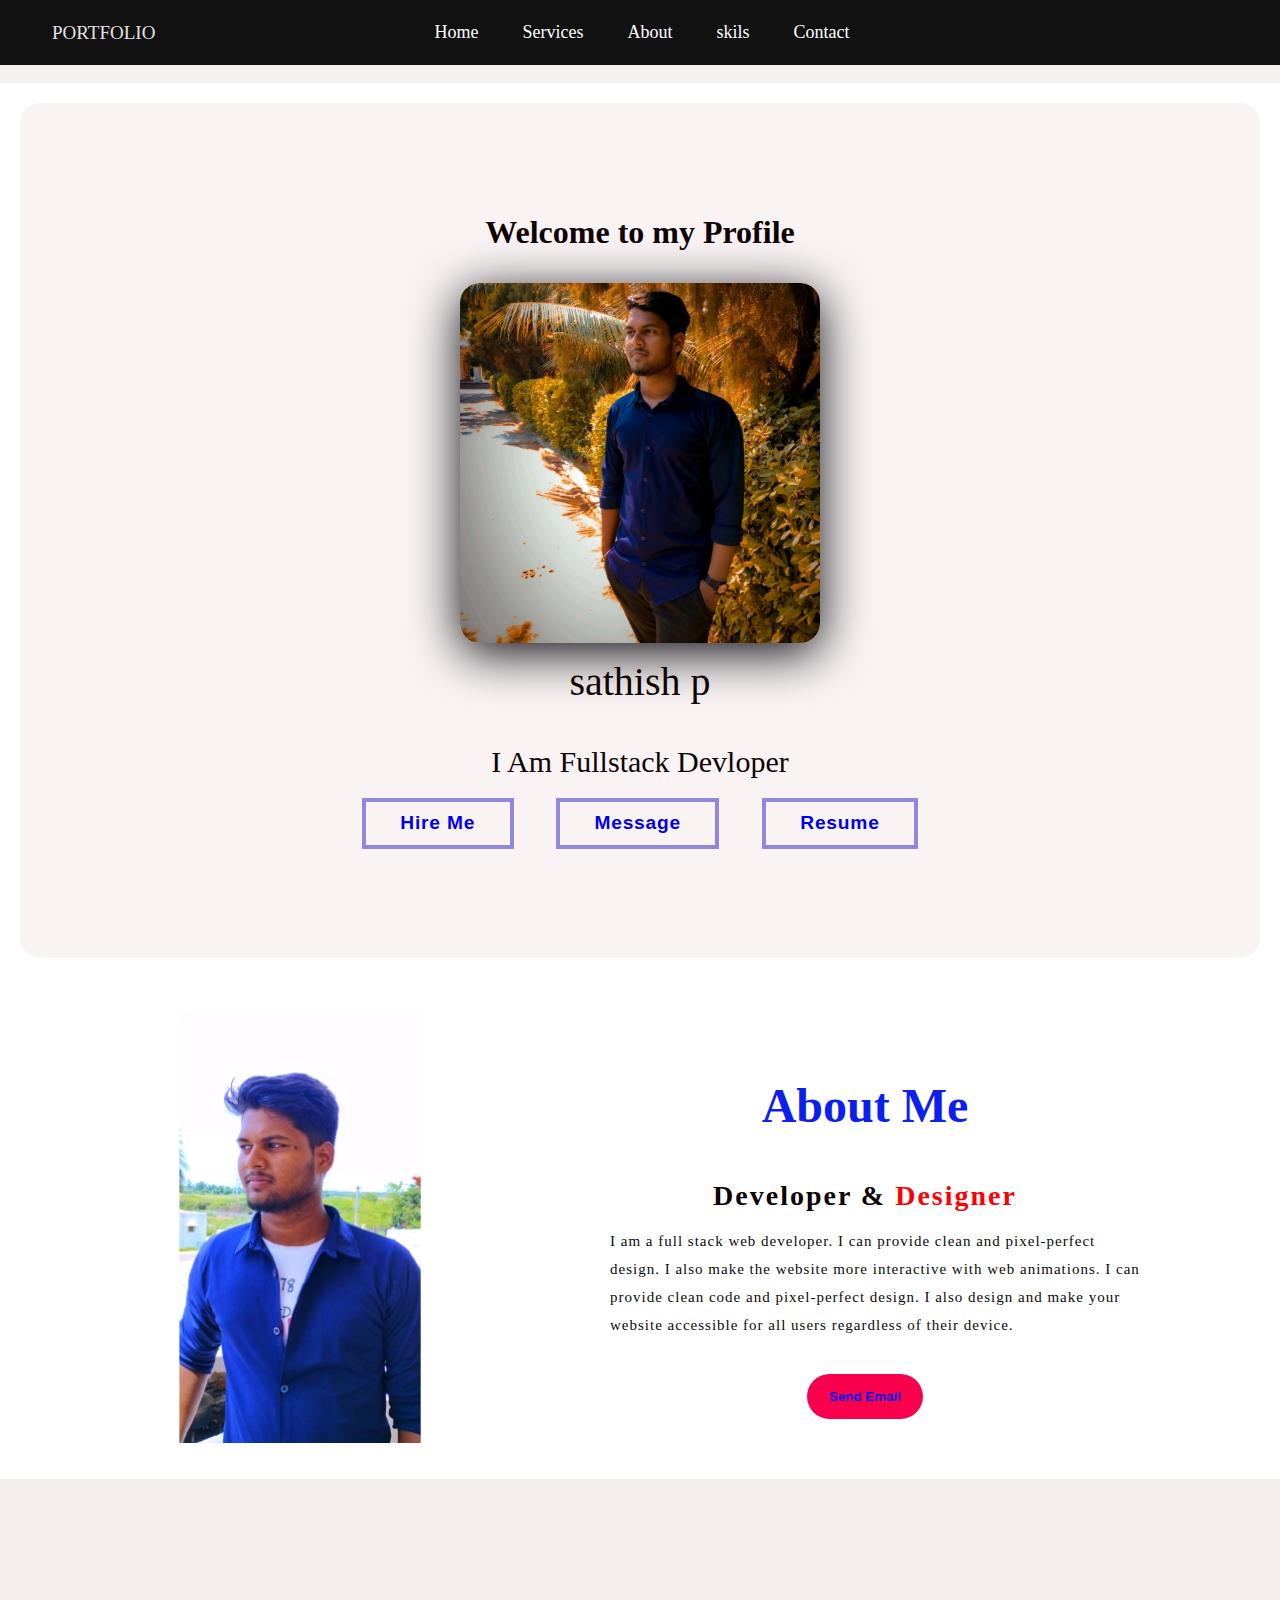
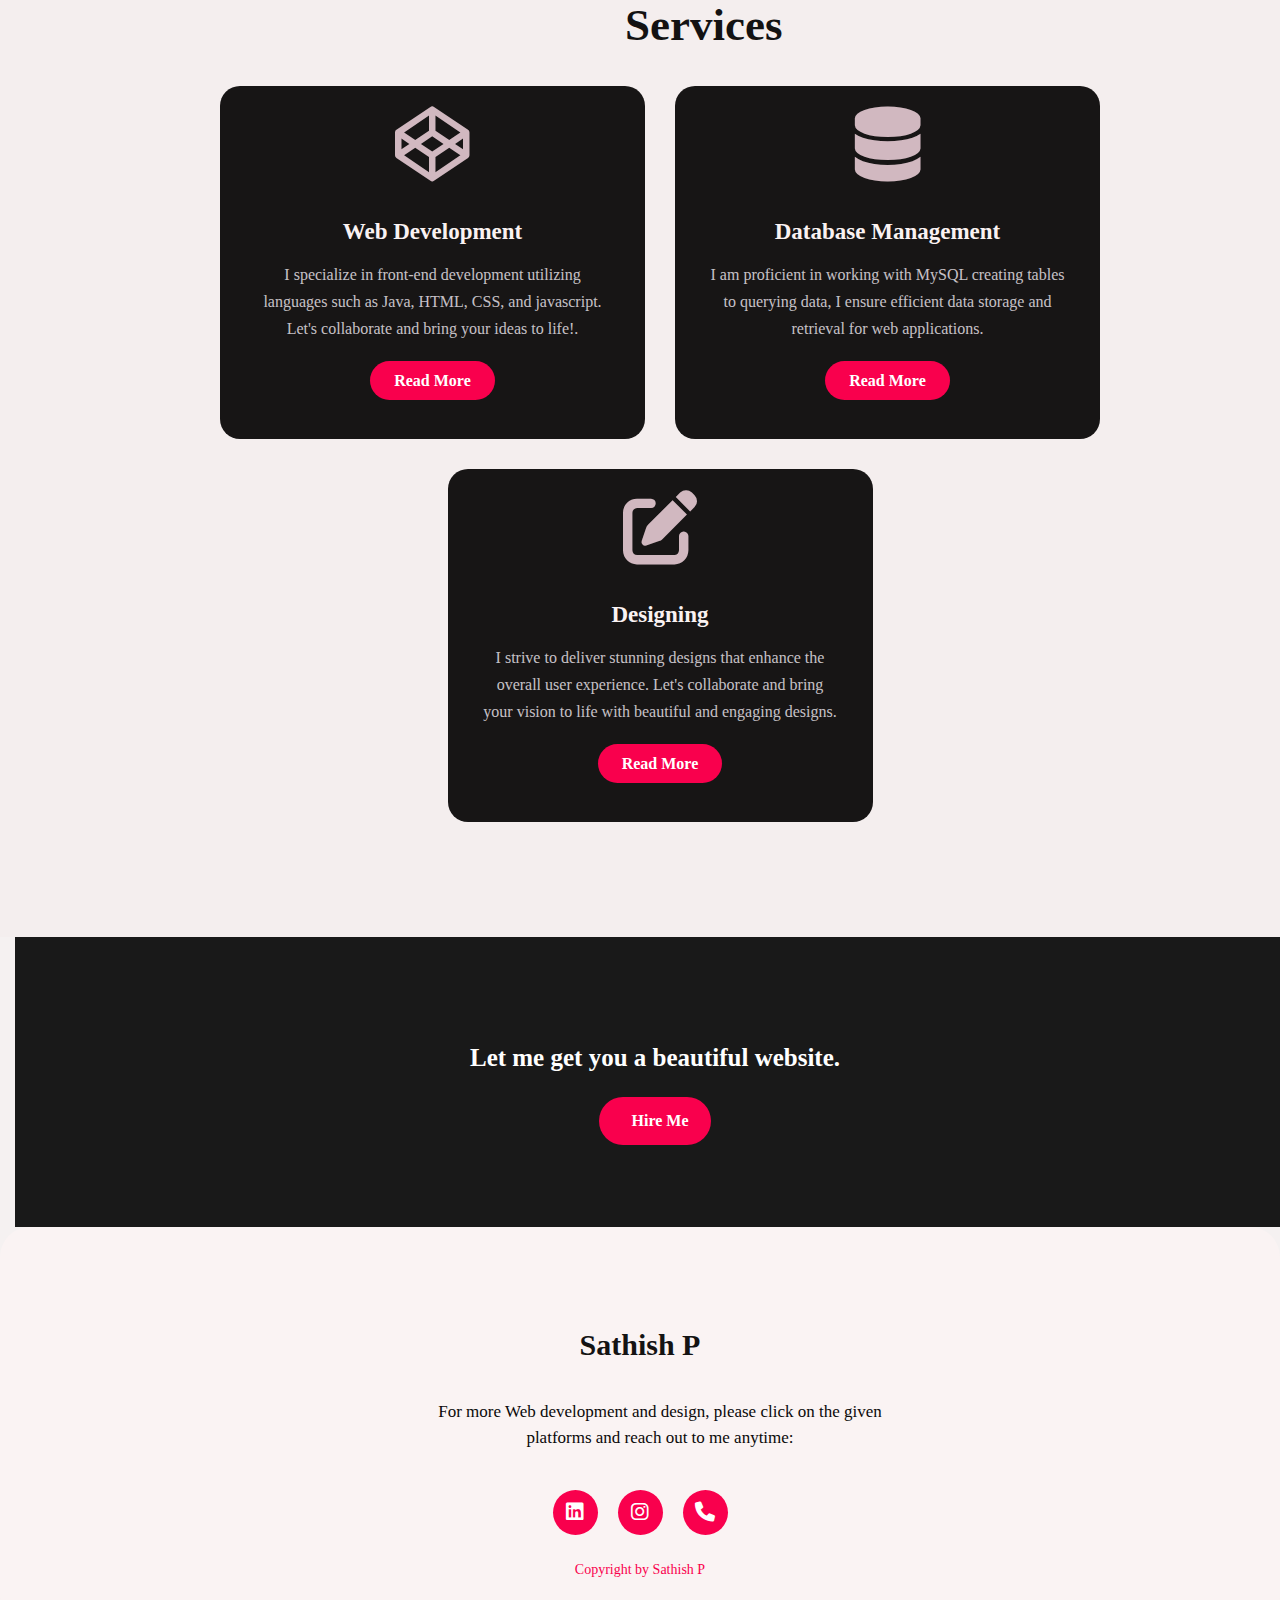
<file: index.html>
<html lang="en">
<head>
  <meta charset="UTF-8">
  <meta name="viewport" content="width=device-width, initial-scale=1.0">
  <title>Document</title>
  <link rel="stylesheet" href="styles.css">
  <link rel="stylesheet" href="https://cdnjs.cloudflare.com/ajax/libs/font-awesome/6.0.0-beta3/css/all.min.css">
</head>
<body>

<script src="nav.js">

</script>

<div id="rc_logo">
  <a href="#home" title="Logo" class=" port"> PORTFOLIO</a> 
  </div>  
  
  <div class="rc_nav" id="centered_nav">
  <a href="#home" title="Home">Home</a>
  <a href="#services" title="Services">Services</a>
  <a href="#about" title="About">About</a>
  <a href="skill.html" title="skils">skils</a>
  <a href="contact.html" title="Contact"> Contact</a>
  <a href="javascript:void(0);" title="Menu" style="font-size:18px;" class="icon" onclick="myFunction()">&#9776;</a>
  </div>
  
  



  <div    class="rc_content">
 
  
    <div class="container">
      <div class="card">

<h1> Welcome to my Profile</h1>
  
        <img src="two.jpg"  alt="Person" class="card__image">
        <p class="card__name" >sathish p</p>
        <div class="grid-container">
    
          <div class="grid-child-posts">
            I Am Fullstack Devloper
          </div>
    
      
        </div>
    
        <button class="btn draw-border" type="button"> <a href="https://www.linkedin.com/in/sathishbe2001" >Hire Me </a></button>
        <button class="btn draw-border"> <a href= https://wa.me/[6382977343]> Message </a></button>
        <button class="btn draw-border" type="button"><a href="react resume.pdf" download> Resume  </a> </button>
      
  
      </div>
   <div>
 </div>



</div>




<section  class="about">
  <div id="about"  class="main">
    <img src="bg.jpg" height="20" width="20" alt>
    <div class="about-text">
      <h2 >About Me</h2>
      <h5>Developer & <span>Designer</span></h5>
      <p>I am a full stack web developer. I can provide clean and pixel-perfect design. I also make the website more
        interactive with web animations. I can provide clean code and pixel-perfect design. I also design and make your
        website accessible for all users regardless of their device.</p>
      <button type="button"  class =" email-button">  <a href = "mailto:sathishbe465@gmail.com"> Send Email </a></button>
    </div>
  </div>

</section>



<div  id="services" class="service">
  <div class="title">
    <h2> Services</h2>
  </div>
  <div class="box">
    <div class="card-2">
      <i class="fa-brands fa-codepen"></i>
      <h5>Web Development</h5>
      <div class="pra">
        <p> I specialize in front-end development
           utilizing languages such as Java, HTML, CSS, and javascript. 
      Let's collaborate and bring your ideas to life!.</p>
        <p style="text-align:center;">
          <a class="button" href="#">Read More</a>
        </p>
      </div>
    </div>



    <div class="card-2">
      <i class="fa-solid fa-database"></i>
      <h5>Database Management</h5>
      <div class="pra">
        <p> I am proficient in working with MySQL 
           creating tables to querying data, I ensure efficient data storage and retrieval for web applications.
           </p>
        <p style="text-align:center;">
          <a class="button" href="#">Read More</a>
        </p>
      </div>
    </div>
    
    <div class="card-2">
      <i class="fa-solid fa-pen-to-square"></i>
      <h5>Designing</h5>
      <div class="pra">
        <p>I strive to deliver stunning designs that enhance the overall user experience. Let's 
          collaborate and bring your vision to life with beautiful and engaging designs.</p>
        <p style="text-align:center;">
          <a class="button" href="#">Read More</a>
        </p>
      </div>
    </div>
  </div>
</div>


<div class="contact-me">
  <p>Let me get you a beautiful website.</p>
  <a class="button-two"  <a href="https://www.linkedin.com/in/sathishbe2001" >  Hire Me  </a>  </a> 
</div>




<footer>
  <p>Sathish P</p>
  <p>For more Web development and design, please click on the given platforms and reach out to me anytime:</p>
  <div class="social">
  
   
<a href= "https://www.linkedin.com/in/sathishbe2001"> <i class="fa-brands fa-linkedin"> </a></i></a>
<a href="#"> <i class="fa-brands fa-instagram"></i></a>
<a href= "tel:+91 6382977343"> <i class="fa-solid fa-phone"></i> </a>

</div>
  <p class="end">Copyright by Sathish P</p>
</footer>



</body>





</html>
</file>
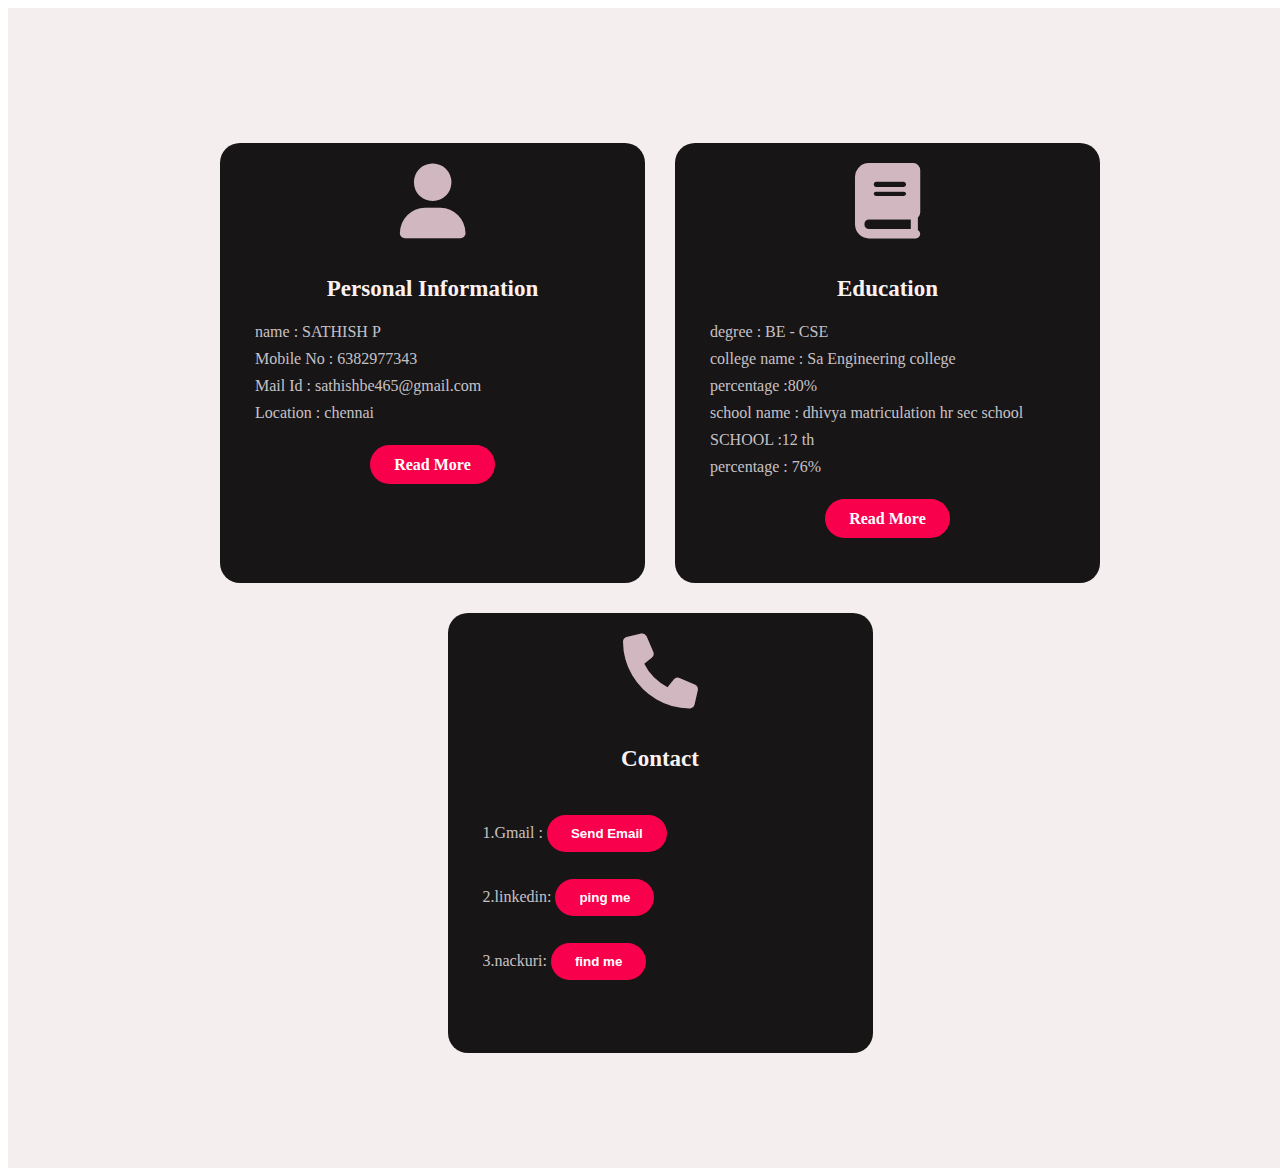
<file: contact.html>
<html lang="en">
<head>
    <meta charset="UTF-8">
    <meta name="viewport" content="width=device-width, initial-scale=1.0">
    <title>Document</title>
    <link rel="stylesheet" href="contact.css">
    <link rel="stylesheet" href="https://cdnjs.cloudflare.com/ajax/libs/font-awesome/6.0.0-beta3/css/all.min.css">
</head>
<body>
    

<div  id="services" class="service">
    <div class="title">
      
    </div>
    <div class="box">
      <div class="card-2">
        <i class="fa-solid fa-user"></i>
        <h5>Personal Information</h5>
        <div class="pra">
          <p> 
            name : SATHISH P 
             <br>
            Mobile No : 6382977343<br>
            Mail Id : sathishbe465@gmail.com<br>
            Location : chennai <br>

          </p>
          <p style="text-align:center;">
            <a class="button" <a href="https://www.linkedin.com/in/sathishbe2001" > Read More </a></a>
          </p>
        </div>
      </div>
  
  
  
      <div class="card-2">
        <i class="fa-solid fa-book"></i>
        <h5>Education</h5>
        <div class="pra">
          <p> degree : BE - CSE<br>
             college name : Sa Engineering college<br>
             percentage :80%<br>

            school name : dhivya matriculation hr  sec school<br>
            SCHOOL :12 th<br>
            percentage : 76%<br>
             </p>
          <p style="text-align:center;">
            <a class="button"  <a href="https://www.linkedin.com/in/sathishbe2001" > Read More </a> </a>
          </p>
        </div>
      </div>
      
      <div class="card-2">
        <i class="fa-solid fa-phone"></i>
        <h5>Contact</h5>
        <div class="pra">
          <p>
            <br>
             1.Gmail : <button  class="button" type="button" >  <a href = "mailto:sathishbe465@gmail.com">Send Email</a></button><br>
             <br>
             
             
             2.linkedin:  <button class="button"  type="button" ><a href="https://www.linkedin.com/in/sathishbe2001" > ping me</a></button><br>
             
             <br>
             3.nackuri: <button  class="button" type="button" ><a href="https://www.naukri.com/" >  find me</a></button><br>
           <br>

           <p style="text-align:center;">
        
         </div>
        
        </div>
      </div>
    </div>
  </div>
</body>
</html>
</file>
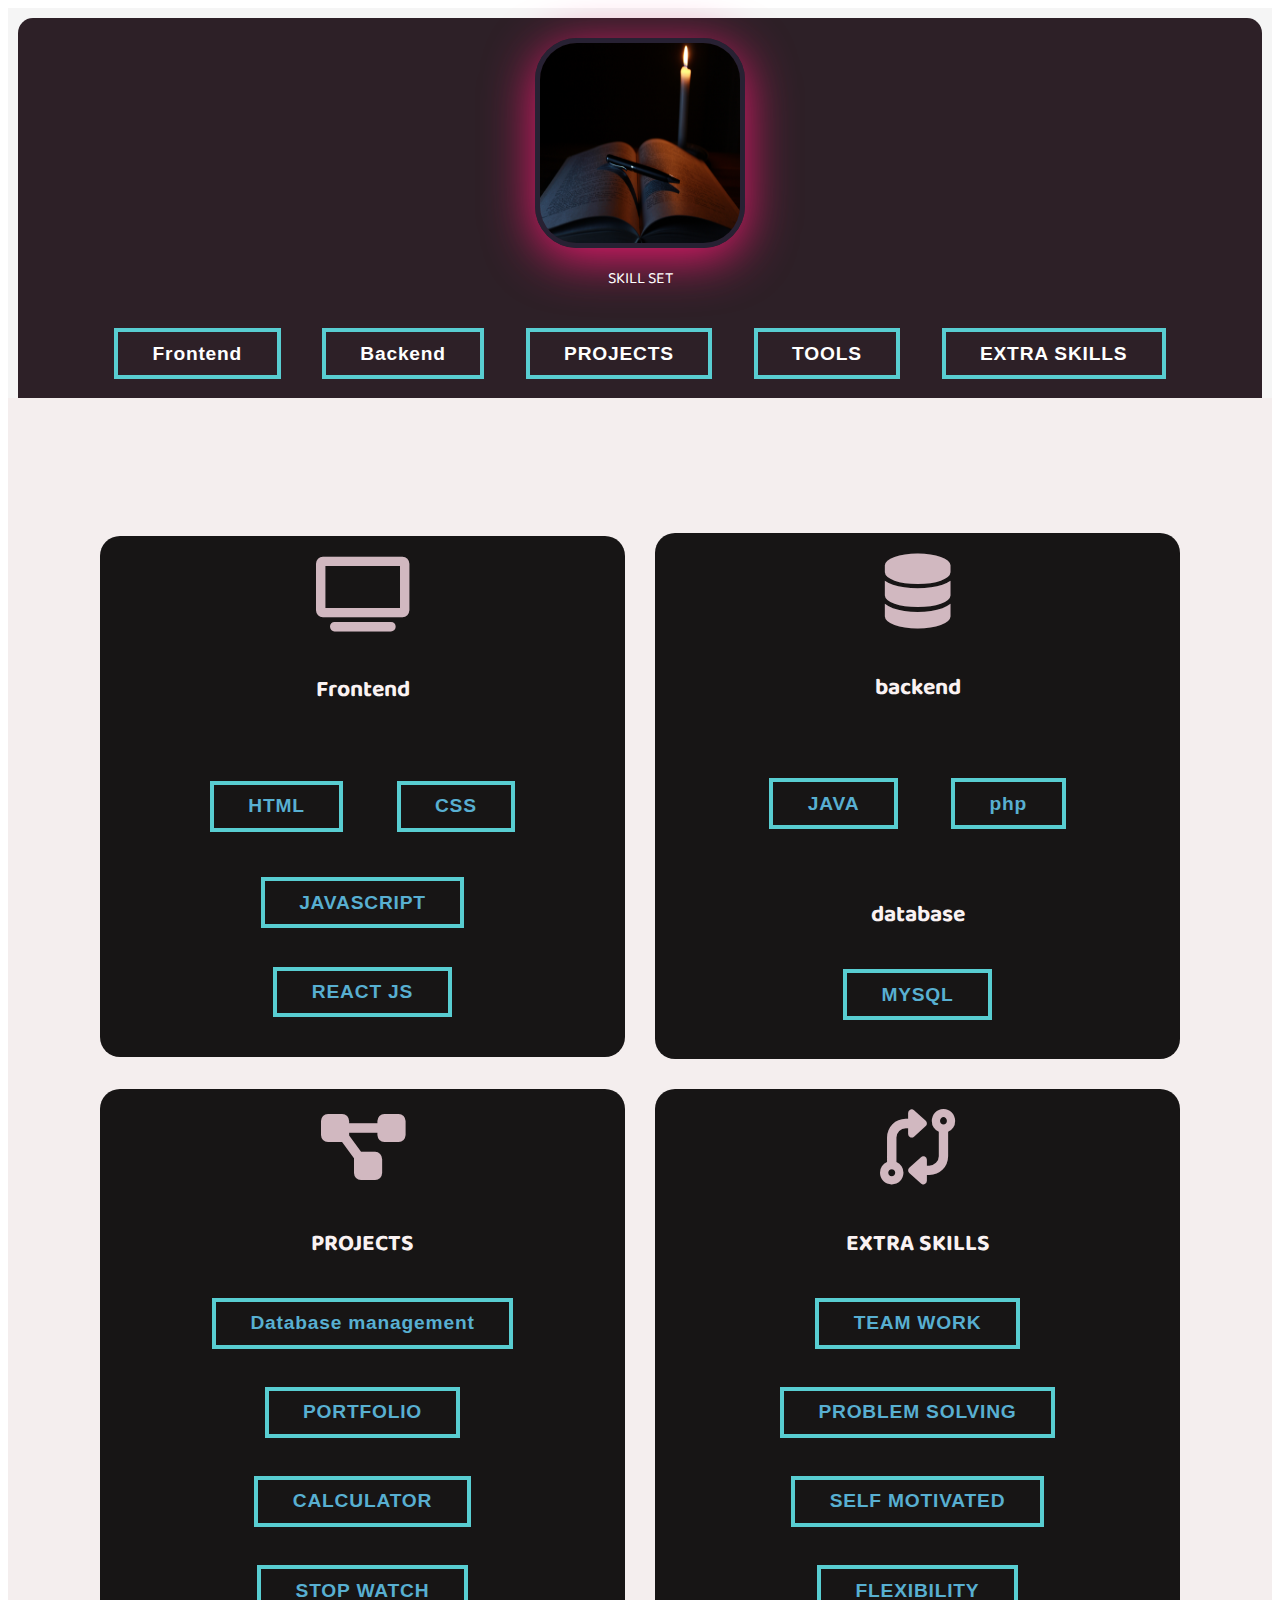
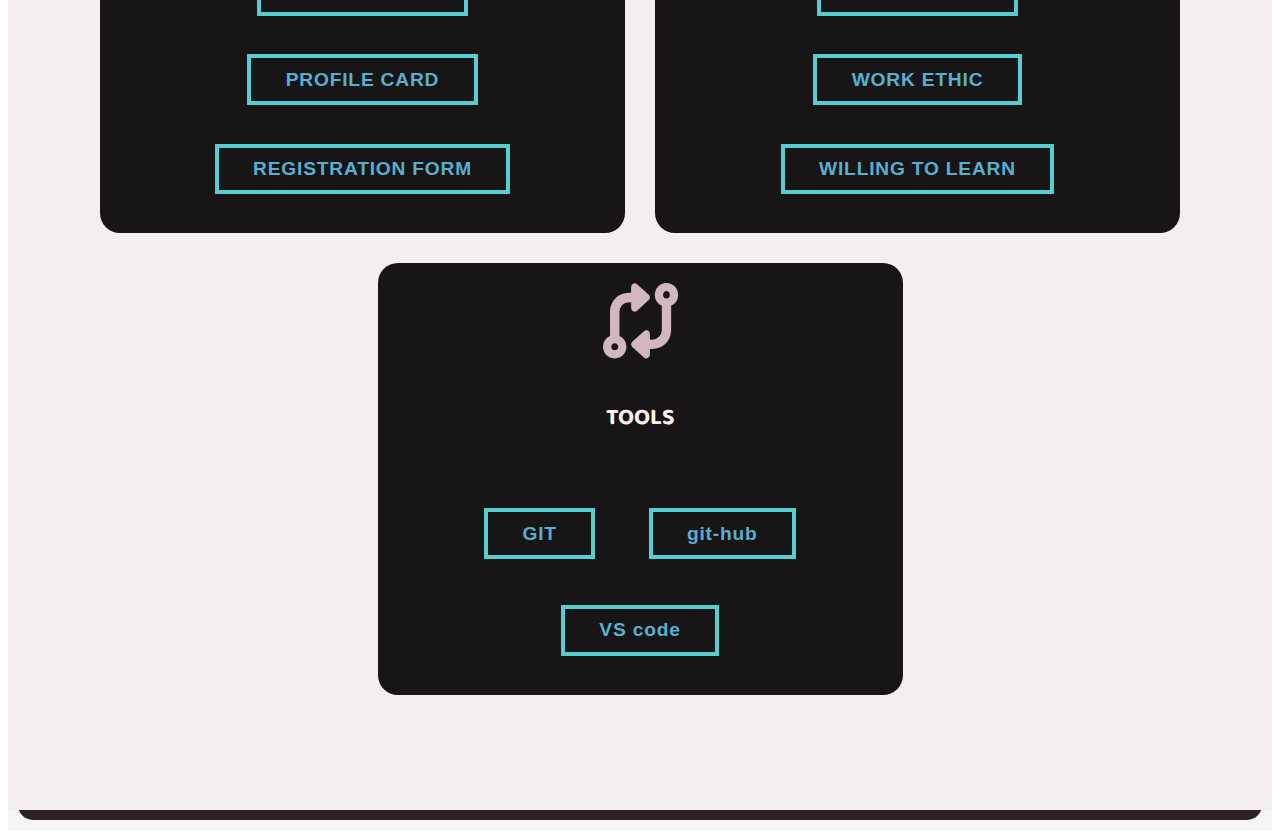
<file: skill.html>
<html lang="en">
<head>
    <meta charset="UTF-8">
    <meta name="viewport" content="width=device-width, initial-scale=1.0">
    <title>skills</title>
</head>
<body>
       



  <link rel="stylesheet" href="skill.css">

<div class="container">
   
  <div class="card">
   
 
 
    <div class="grid-container">

        <img src="skill.jpg"  alt="Person" class="card__image">
        <p class="card__name" > SKILL SET</p>
        <div class="grid-container">
    
    </div>

    <button class="btn draw-border" > <a href= " #front" >Frontend </a></button>
    <button class="btn draw-border" > <a href= "#back " >Backend </a></button>
    <button class="btn draw-border" ><a href= " #pro" >PROJECTS </a></button>
    <button class="btn draw-border"> <a href= " #tool" >TOOLS </a></button>
    <button class="btn draw-border"><a href= "#skill " >EXTRA SKILLS </a></button>
   

  </div>




  

   
       
      
        <link rel="stylesheet" href="https://cdnjs.cloudflare.com/ajax/libs/font-awesome/6.0.0-beta3/css/all.min.css">
    
 
        
    
    <div  id="services" class="service">
        <div class="title">
          
        </div>
        <div class="box">
          <div class="card-2">
            <i class="fa-solid fa-tv"></i>
            <h5 id="front">Frontend</h5>
            
            <button class="btn draw-border">HTML</button>
            <button class="btn draw-border">CSS</button>
            <button class="btn draw-border">JAVASCRIPT</button>
            <button class="btn draw-border">REACT JS</button>
          </div>
          
      
      
      
          <div class="card-2">
            <i class="fa-solid fa-database"></i>
            <h5 id="back">backend</h5>
           
            <button class="btn draw-border">JAVA</button>
            <button class="btn draw-border">php</button>
            <h5> database</h5>
            <button class="btn draw-border">MYSQL</button>
        </div>
         
             
        <div class="card-2">
            <i class="fa-solid fa-diagram-project"></i>
            <h5 id="pro">PROJECTS</h5>
            
            <button class="btn draw-border">Database management</button>
            <button class="btn draw-border">PORTFOLIO</button>
            <button class="btn draw-border">CALCULATOR</button>
            <button class="btn draw-border">STOP WATCH</button>
            <button class="btn draw-border">PROFILE CARD</button>
            <button class="btn draw-border">REGISTRATION FORM</button>
          

            </div>
          
        

          
            <div class="card-2">
                <i class="fa-sharp fa-solid fa-code-compare"></i>
                <h5 id="skill">EXTRA SKILLS</h5>
                
                <button class="btn draw-border">TEAM WORK</button>
                <button class="btn draw-border">PROBLEM SOLVING</button>
                <button class="btn draw-border">SELF MOTIVATED</button>
                <button class="btn draw-border">FLEXIBILITY</button>
                <button class="btn draw-border">WORK ETHIC</button>
                <button class="btn draw-border">WILLING TO LEARN</button>
                </div>
              
         
         


                <div class="card-2">
                    <i class="fa-sharp fa-solid fa-code-compare"></i>
                    <h5 id="tool">TOOLS</h5>
                    
                    <button class="btn draw-border">GIT</button>
                    <button class="btn draw-border">git-hub</button>
                    <button class="btn draw-border">VS code</button>
                  
        
                    </div>

        </div>
      </div>
  
  
      

</body>
</html>
</file>
<file: styles.css>
body {
  margin: 0;
  background-color: rgb(245, 241, 241);
}

#rc_logo {
  left: 30px;
  padding: 22px;
  position: absolute;
  color: #e3e1e1;
  font-size: 19px;
  font-family: Poppins;
  text-decoration: none;
}

#rc_logo a {
  color: inherit;
  text-decoration: none;
}

.rc_nav {
  overflow: hidden;
  background-color: #131212;
  text-align: center;
  z-index: 6;
}

.rc_nav a {
  display: inline-block;
  margin-right: -4px; /* inline-block gap fix */
  color: #fff;
  padding: 22px 22px;
  text-decoration: none;
  font-family: Poppins;
  font-size: 18px;
  -webkit-transition: background 0.3s linear;
  -moz-transition: background 0.3s linear;
  -ms-transition: background 0.3s linear;
  -o-transition: background 0.3s linear;
  transition: background 0.3s linear;
  z-index: 9;
}

.rc_nav a:hover {
  background-color: #f2f2f2;
  color: red;
}

.rc_nav .icon {
  display: none;
}

.rc_content {
  margin-left: 5px;
  padding-left: 20px;
  font-family: Poppins;
  margin-top: 100px;
  color: #8e909b;
 display:inline;
  align-items: center;
  justify-content: center;
}

@media screen and (max-width: 820px) {
  .rc_nav a {
    display: none;
  }
  .rc_nav a.icon {
    float: right;
    display: block;
    width: 60px;
  }
}

@media screen and (max-width: 820px) {
  .rc_nav.responsive {
    position: relative;
    top: 73px;
  }
  .rc_nav.responsive .icon {
    position: fixed;
    right: 0;
    top: 0;
  }
  .rc_nav.responsive a {
    float: none;
    display: block;
    text-align: center;
  }
}

span{

  color:red;
 
}
.container {
  display: grid;
  grid-template-columns: 2fr;
  justify-content: center;
  align-items: center;
  min-height: 50vh;
  background-color: white;
  font-family: 'Baloo Paaji 2', cursive;
  padding: 20px;
  max-width: auto;
}

.card {
  background-color:rgb(249, 243, 243);
  height: auto;
  border-radius: 20px;
  display: block;
  flex-direction: column;
  align-items: center;
  box-shadow: rgba(0, 0, 0, 0.7);
  color: rgb(15, 5, 5);
  padding: 90px;
  text-align: center;
}

.card__name {
  margin-top: 15px;
  font-size: 2.5em;
  font-family: 'Times New Roman', Times, serif;
}
.grid-child-posts
{

  font-size: 30px;
  font-family:  red serifs;
}

.card__image {
  height: 360px;
  width: 360px;
  border-radius: 20px;

  margin-top: 10px;
  box-shadow: 0 10px 50px rgb(12, 10, 15);
}

.draw-border {
  box-shadow: inset 0 0 0 4px #170ec376;
  color: #020c0f;
  -webkit-transition: color 0.25s 0.0833333333s;
  transition: color 0.25s 0.0833333333s;
  position: relative;

}

a{
  text-decoration: none;
}
.draw-border::before,
.draw-border::after {
  border: 0 solid transparent;
  box-sizing: border-box;
  content: '';
  pointer-events: none;
  position: absolute;
  width: 0rem;
  height: 0;
  bottom: 0;
  right: 0;

}

.draw-border::before {
  border-bottom-width: 4px;
  border-left-width: 4px;
  
}

.draw-border::after {
  border-top-width: 4px;
  border-right-width: 4px;
}

.draw-border:hover {
  color: #000000;
  
}

.draw-border:hover::before,
.draw-border:hover::after {
  border-color: #eb196e;
  -webkit-transition: border-color 0s, width 0.25s, height 0.25s;
  transition: border-color 0s, width 0.25s, height 0.25s;
  width: 100%;
  height: 100%;


}

.draw-border:hover::before {
  -webkit-transition-delay: 0s, 0s, 0.25s;
  transition-delay: 0s, 0s, 0.25s;
  

}

.draw-border:hover::after {
  -webkit-transition-delay: 0s, 0.25s, 0s;
  transition-delay: 0s, 0.25s, 0s;
  
}

.btn {
  background: none;
  border: none;
  cursor: pointer;
  line-height: 1.5;
  font: 700 1.2rem 'Roboto Slab', sans-serif;
  padding: 0.75em 2em;
  letter-spacing: 0.05rem;
  margin: 1em;
  width: auto;
  
}

.about {
  width: 100%;
  padding: 100px 20px; /* Adjusted padding for responsiveness */
  background-color: #ffffff;
  padding: 10px;
  height: auto;
 
 

}

.about img {
  height: auto;
  width: 100%;
  max-width: 430px; /* Added max-width for responsiveness */
}

.about-text {
  width: 100%;
  max-width: 550px; /* Added max-width for responsiveness */
  margin: 40px auto; /* Center align the content */
}

.main {
  width: 100%;
  max-width: 1130px;
  margin: 10px auto;
  display: flex;
  flex-wrap: wrap; /* Allow content to wrap on smaller screens */
  align-items: center;
  justify-content: space-around;
  text-align: center;
}

.about-text h2 {
  color: rgb(13, 31, 237);
  font-size: 48px; /* Decreased font size for responsiveness */
  text-transform: capitalize;
  margin-bottom: 20px;
 
}

.about-text h5 {
  color: rgb(11, 1, 1);
  letter-spacing: 2px;
  font-size: 28px; /* Decreased font size for responsiveness */
  text-transform: capitalize;
  margin-bottom: 15px;
}

.about-text p {
  color: #0a0b0a;
  letter-spacing: 1px;
  line-height: 28px;
  font-size: 15px; /* Decreased font size for responsiveness */
  margin-bottom: 35px;
  text-align: left;
  margin-left: 20px;
}
.email-button {
  background-color: #f9004d;
  color: rgb(10, 3, 3);
  text-decoration: none;
  border: 2px solid transparent;
  font-weight: bold;
  padding: 13px 20px;
  border-radius: 30px;
  transition: .4s;
}

.email-button:hover {
  background-color: transparent;
  border: 2px solid #f9004d;
  cursor: pointer;
}
.service {
  background: #f4eeee;
  width: 100%;
  padding: 100px 20px; /* Adjusted padding for responsiveness */
}

.title h2 {
  color: rgb(19, 18, 18);
  font-size: 45px;
  width: 70px;
  margin: 20px auto;
  text-align: center;
}

.box {
  display: flex;
  flex-wrap: wrap; /* Allow cards to wrap on smaller screens */
  justify-content: center;
  align-items: center;
  min-height: 400px;
}

.card-2 {
  height: auto; /* Changed height to auto for responsiveness */
  width: 355px;
  padding: 20px 35px;
  background-color: #171515;
  border-radius: 20px;
  margin: 15px;
  position: relative;
  overflow: hidden;
  text-align: center;
}

.card-2
 {
  font-size: 75px;
  display: block;
  text-align: center;
  color: #d1b8c0;
}

h5 {
  color: rgb(250, 242, 242);
  font-size: 23px;
  margin-bottom: 15px;
}

.pra p {
  color: rgba(245, 239, 245, 0.8);
  font-size: 16px;
  line-height: 27px;
  margin-bottom: 25px;
}

.card-2 .button {
  background-color: #f9004d;
  color: white;
  text-decoration: none;
  border: 2px solid transparent;
  font-weight: bold;
  padding: 9px 22px;
  border-radius: 30px;
  transition: 0.4s;
}

.card-2 .button:hover {
  background-color: transparent;
  border: 2px solid #f9004d;
  cursor: pointer;
}

/* Responsive Code */
@media screen and (max-width: 768px) {
  .box {
    padding: 0 20px; /* Adjusted horizontal padding */
  }

  .card-2 {
    width: 100%;
    max-width: 400px; /* Added max-width for smaller screens */
  }
}

.contact-me {
  width: 100%;
  height: 290px;
  background: #191919;
  display: flex;
  align-items: center;
  flex-direction: column;
  justify-content: center;
  border: radius 50px;
  align-items: center;
  margin-left: 15px;

}

.contact-me p {
  color: white;
  font-size: 25px;
  font-weight: bold;
  margin-bottom: 25px;
  text-align: center;
 
}

.contact-me .button-two {
  background-color: #f9004d;
  color: white;
  text-decoration: none;
  border: 2px solid transparent;
  font-weight: bold;
  padding: 13px 20px;
  border-radius: 30px;
  transition: .4s;
  padding-left: 30px;
}

.contact-me .button-two:hover {
  background-color: transparent;
  border: 2px solid #f9004d;
  cursor: pointer;
}

footer {
  position: relative;
  width: 100%;
  height: 400px;
  background: #faf3f3;
  display: flex;
  flex-direction: column;
  align-items: center;
  justify-content: center;
  border-radius: 30px;
}

footer p:nth-child(1) {
  font-size: 30px;
  color: rgb(20, 19, 19);
  margin-bottom: 20px;
  font-weight: bold;
  text-align: center;



}

footer p:nth-child(2) {
  color: rgb(10, 9, 9);
  font-size: 17px;
  width: 500px;
  text-align: center;
  line-height: 26px;
padding-left: 40px;
 
 
}

.social {
  display: flex;
}

.social a {
  width: 45px;
  height: 45px;
  display: flex;
  align-items: center;
  justify-content: center;
  background-color: #f9004d;
  border-radius: 50%;
  margin: 22px 10px;
  color: white;
  text-decoration: none;
  font-size: 20px;
}

.social a:hover {
  transform: scale(1.3);
  transition: .3s;
}

.end {
  position: absolute;
  color: #f9004d;
  bottom: 35px;
  font-size: 14px;
}
</file>
<file: contact.css>
.service {
    background: #f4eeee;
    width: 100%;
    padding: 100px 20px; /* Adjusted padding for responsiveness */
  }
  
  .title  {
    color: rgb(19, 18, 18);
    font-size: 35px;
    width: 40px;
    margin: 20px  auto;
    text-align: center;
  }
  
.box {
    display: flex;
    flex-wrap: wrap; /* Allow cards to wrap on smaller screens */
    justify-content: center;
    align-items: center;
    min-height: 900px;
  }
  
  .card-2 {
    height: 400PX; /* Changed height to auto for responsiveness */
    width: 355px;
    padding: 20px 35px;
    background-color: #171515;
    border-radius: 20px;
    margin: 15px;
    position: relative;
    overflow: hidden;
    text-align: center;
  }
  
  .card-2
   {
    font-size: 75px;
    display: block;
    text-align: center;
    color: #d1b8c0;
  }
  
  h5 {
    color: rgb(250, 242, 242);
    font-size: 23px;
    margin-bottom: 15px;
  }
  
  .pra p {
    color: rgba(245, 239, 245, 0.8);
    font-size: 16px;
    line-height: 27px;
    margin-bottom: 25px;
    text-align: center;
    justify-content: center;
    
    text-align: left;
   
  }
  
  .card-2 .button {
    background-color: #f9004d;
    color: white;
    text-decoration: none;
    border: 2px solid transparent;
    font-weight: bold;
    padding: 9px 22px;
    border-radius: 30px;
    transition: 0.4s;
  }
  
  .card-2 .button:hover {
    background-color: transparent;
    border: 2px solid #f9004d;
    cursor: pointer;
  }
  
  /* Responsive Code */
  @media screen and (max-width: 768px) {
    .box {
      padding: 0 20px; /* Adjusted horizontal padding */
    }
  
    .card-2 {
      width: 100%;
      max-width: 400px; /* Added max-width for smaller screens */
    }
  }

  a{

    text-decoration: none;
    color:white;
  }
</file>
<file: skill.css>
@import url("https://fonts.googleapis.com/css2?family=Baloo+Paaji+2:wght@400;500&display=swap");

.container {
  display: grid;
  grid-template-columns: 1fr;
  justify-content: center;
  align-items: center;
  min-height: 100vh;
  background-color: #f5f5f5;
  font-family: 'Baloo Paaji 2', cursive;
  padding: 10px;
}

.card {
  background-color: #2d2027;
  height: auto;
  border-radius: 15px;
  display: flex;
  flex-direction: column;
  align-items: center;
  box-shadow: rgba(0, 0, 0, 0.7);
  color: white;
  padding: 10px;
  text-align: center;

}


.card__image {
  height: 200px;
  width: 200px;
  border-radius: 20%;
  border: 5px solid #272133;
  margin-top: 10px;
  box-shadow: 0 10px 50px rgba(235, 25, 110, 1);
}

.draw-border {
  box-shadow: inset 0 0 0 4px #58cdd1;
  color: #58afd1;
  -webkit-transition: color 0.25s 0.0833333333s;
  transition: color 0.25s 0.0833333333s;
  position: relative;
}

.draw-border::before,
.draw-border::after {
  border: 0 solid transparent;
  box-sizing: border-box;
  content: '';
  pointer-events: none;
  position: absolute;
  width: 0rem;
  height: 0;
  bottom: 0;
  right: 0;
}

.draw-border::before {
  border-bottom-width: 4px;
  border-left-width: 4px;
}

.draw-border::after {
  border-top-width: 4px;
  border-right-width: 4px;
}

.draw-border:hover {
  color: #ffe593;
}

.draw-border:hover::before,
.draw-border:hover::after {
  border-color: #eb196e;
  -webkit-transition: border-color 0s, width 0.25s, height 0.25s;
  transition: border-color 0s, width 0.25s, height 0.25s;
  width: 100%;
  height: 100%;
}

.draw-border:hover::before {
  -webkit-transition-delay: 0s, 0s, 0.25s;
  transition-delay: 0s, 0s, 0.25s;
}

.draw-border:hover::after {
  -webkit-transition-delay: 0s, 0.25s, 0s;
  transition-delay: 0s, 0.25s, 0s;
}

.btn {
    background: none;
    border: none;
    cursor: pointer;
    line-height: 1.5;
    font: 700 1.2rem 'Roboto Slab', sans-serif;
    padding: 0.75em 2em;
    letter-spacing: 0.05rem;
    margin: 1em;
  
  }







  
.service {
    background: #f4eeee;
    width: 100%;
    padding: 100px 20px; /* Adjusted padding for responsiveness */
  }
  
  .title  {
    color: rgb(19, 18, 18);
    font-size: 35px;
    width: 40px;
    margin: 20px  auto;
    text-align: center;
  }
  
.box {
    display: flex;
    flex-wrap: wrap; /* Allow cards to wrap on smaller screens */
    justify-content: center;
    align-items: center;
    min-height: 900px;
  }
  
  .card-2 {
    height: auto; /* Changed height to auto for responsiveness */
    width: 455px;
    padding: 20px 35px;
    background-color: #171515;
    border-radius: 20px;
    margin: 15px;
    position: relative;
    overflow: hidden;
    text-align: center;
  }
  
  .card-2
   {
    font-size: 75px;
    display: block;
    text-align: center;
    color: #d1b8c0;
  }
  
  h5 {
    color: rgb(250, 242, 242);
    font-size: 23px;
    margin-bottom: 15px;
  }
  
  .pra p {
    color: rgba(245, 239, 245, 0.8);
    font-size: 16px;
    line-height: 27px;
    margin-bottom: 25px;
    text-align: center;
    justify-content: center;
    
    text-align: left;
   
  }
  
  .card-2 .button {
    background-color: #f9004d;
    color: white;
    text-decoration: none;
    border: 2px solid transparent;
    font-weight: bold;
    padding: 9px 22px;
    border-radius: 30px;
    transition: 0.4s;
  }
  
  .card-2 .button:hover {
    background-color: transparent;
    border: 2px solid #f9004d;
    cursor: pointer;
  }
  
  /* Responsive Code */
  @media screen and (max-width: 768px) {
    .box {
      padding: 0 20px; /* Adjusted horizontal padding */
    }
  
    .card-2 {
      width: 100%;
      max-width: 700px; /* Added max-width for smaller screens */
    }
  }

  a{

    text-decoration: none;
    color:white;
  }
</file>
